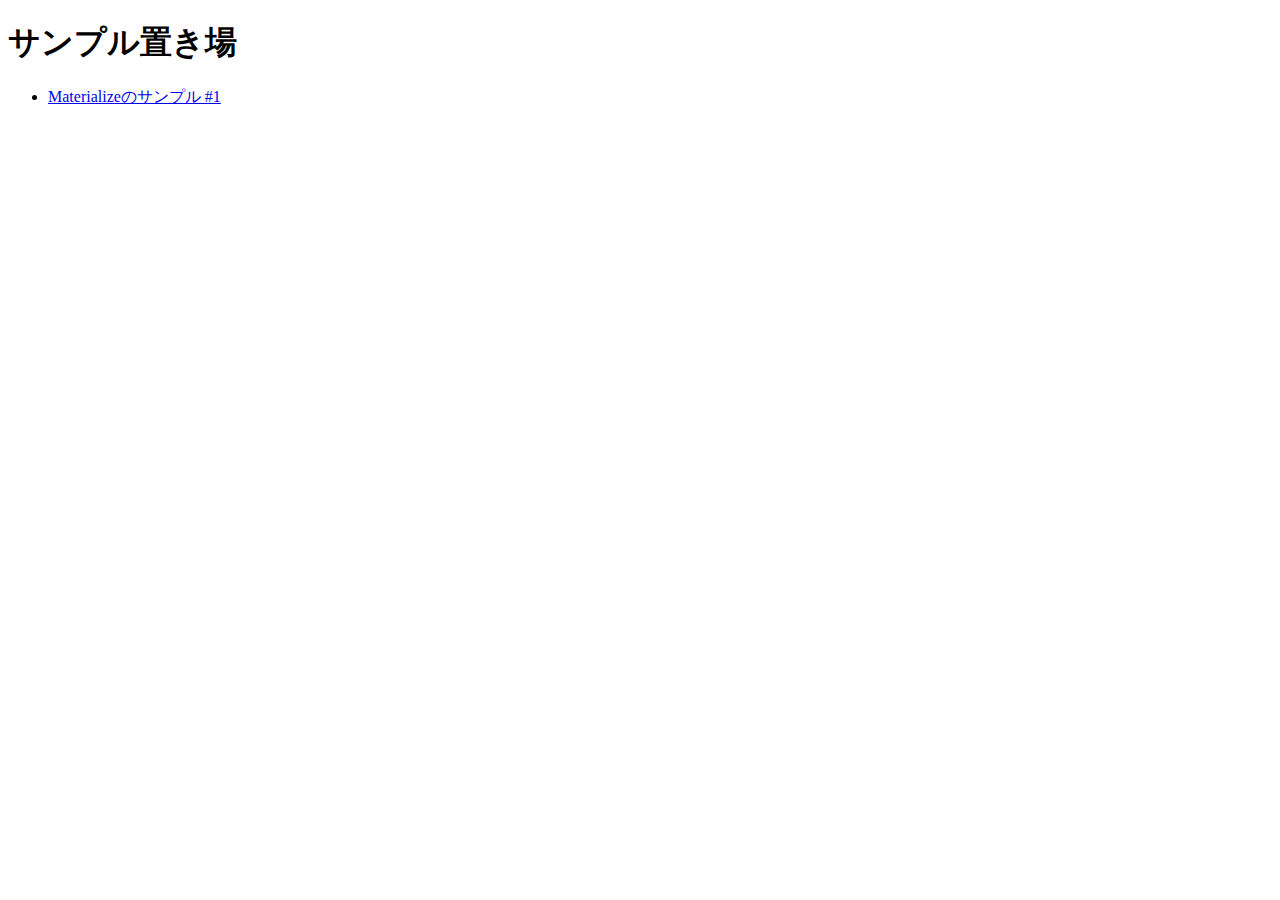
<file: index.html>
<!DOCTYPE html>
<html>
    <head>
        <title>ロビー</title>
        <meta charset="utf-8">
    </head>
    <body>
        <h1>サンプル置き場</h1>

        <ul>
            <li><a href="materialize_sample/index.html">Materializeのサンプル #1</a></li>
        </ul>
    </body>
</html>
</file>
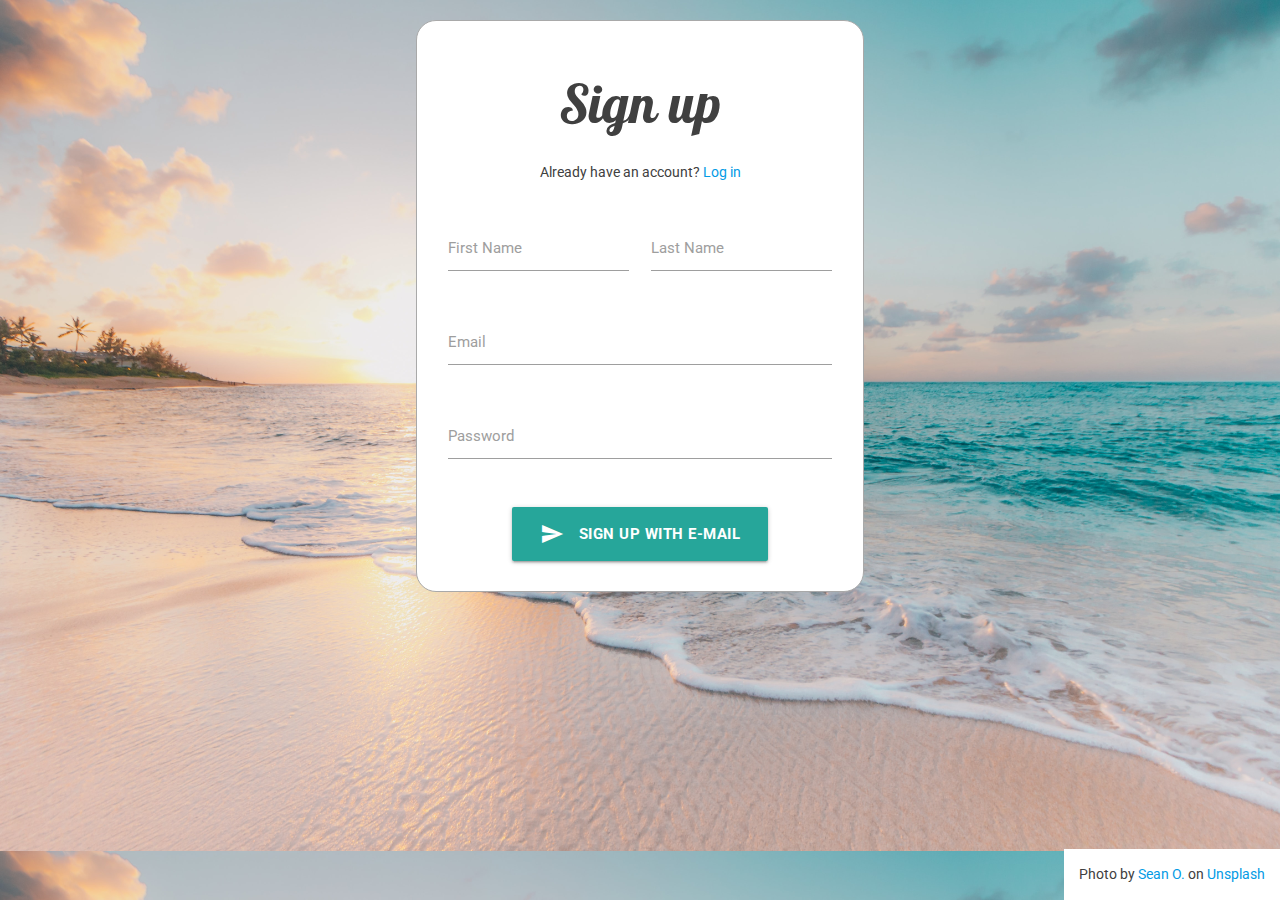
<file: materialize_sample/index.html>
<!DOCTYPE html>
<html>
    <head>
        <title>Materializeのサンプル</title>
        <meta charset="utf-8">

        <link href="https://fonts.googleapis.com/icon?family=Material+Icons" rel="stylesheet">
        <link rel="stylesheet" href="https://cdnjs.cloudflare.com/ajax/libs/materialize/1.0.0/css/materialize.min.css">
        <link rel="stylesheet" href="assets/style.css">

        <!--Let browser know website is optimized for mobile-->
        <meta name="viewport" content="width=device-width, initial-scale=1.0"/>

        <link rel="preconnect" href="https://fonts.gstatic.com">
        <link href="https://fonts.googleapis.com/css2?family=Roboto:ital,wght@0,500;1,500&display=swap" rel="stylesheet">
        <link href="https://fonts.googleapis.com/css2?family=Pattaya&display=swap" rel="stylesheet">
    </head>
    <body>
        <div id="container">
            <div id="login" class="row">
                <h2>Sign up</h2>
                <p>Already have an account? <a>Log in</a></p>

                <br />

                <form action="#" method="post" class="col s12">
                    <div class="row">
                        <div class="inputs input-field col s6">
                            <input type="text" id="first_name" class="validate">
                            <label for="first_name">First Name</label>
                        </div>
                        <div class="inputs input-field col s6">
                            <input type="text" id="last_name" class="validate">
                            <label for="last_name">Last Name</label>
                        </div>
                    </div>
                    <div class="row">
                        <div class="inputs input-field col s12">
                            <input type="email" id="email" class="validate">
                            <label for="email">Email</label>
                        </div>
                    </div>
                    <div class="row">
                        <div class="inputs input-field col s12">
                            <input type="password" id="password" class="validate">
                            <label for="password">Password</label>
                        </div>
                    </div>
                    <div id="i-submit">
                        <button id="submit" class="btn-large waves-effect waves-light"><i class="left material-icons">send</i><b>Sign up with e-mail</b></button>
                    </div>
                </form>
            </div>

            <div id="credits">
                <p>Photo by <a href="https://unsplash.com/@seantookthese?utm_source=unsplash&utm_medium=referral&utm_content=creditCopyText">Sean O.</a> on <a href="https://unsplash.com/s/photos/summer-beach?utm_source=unsplash&utm_medium=referral&utm_content=creditCopyText">Unsplash</a></p>
            </div>
        </div>
        
        <script src="https://ajax.googleapis.com/ajax/libs/jquery/3.6.0/jquery.min.js"></script>
        <script src="https://cdnjs.cloudflare.com/ajax/libs/materialize/1.0.0/js/materialize.min.js"></script>
    </body>
</html>
</file>
<file: materialize_sample/assets/style.css>
* {
    margin: 0px;
    padding: 0px;
}

body {
    background-image: url("image/bg.jpg");
    background-size: cover;
    font-family: 'Roboto', sans-serif;
    color: #404040;
}

hr {
    margin-top: 20px;
    margin-bottom: 20px;
}

p {
    margin: 5px;
    padding: 5px;
    font-size: 14px;
}

h2 {
    font-family: 'Pattaya', sans-serif;
}

.inputs {
    margin-top: 10px;
    margin-bottom: 10px;
    text-align: left;
}

#login {
    margin: 20px auto;
    padding: 20px;
    width: 35vw;
    background-color: rgba(255, 255, 255, 1);
    border: solid 1px;
    border-color: darkgrey;
    border-radius: 20px;
    text-align: center;
}

#i-submit {
    margin: 10px;
    display: inline-block;
    text-align: center;
}

#credits {
    position: absolute;
    bottom: 0;
    right: 0;
    padding: 5px;
    border: 0px;
    background-color: #fff;
}
</file>
